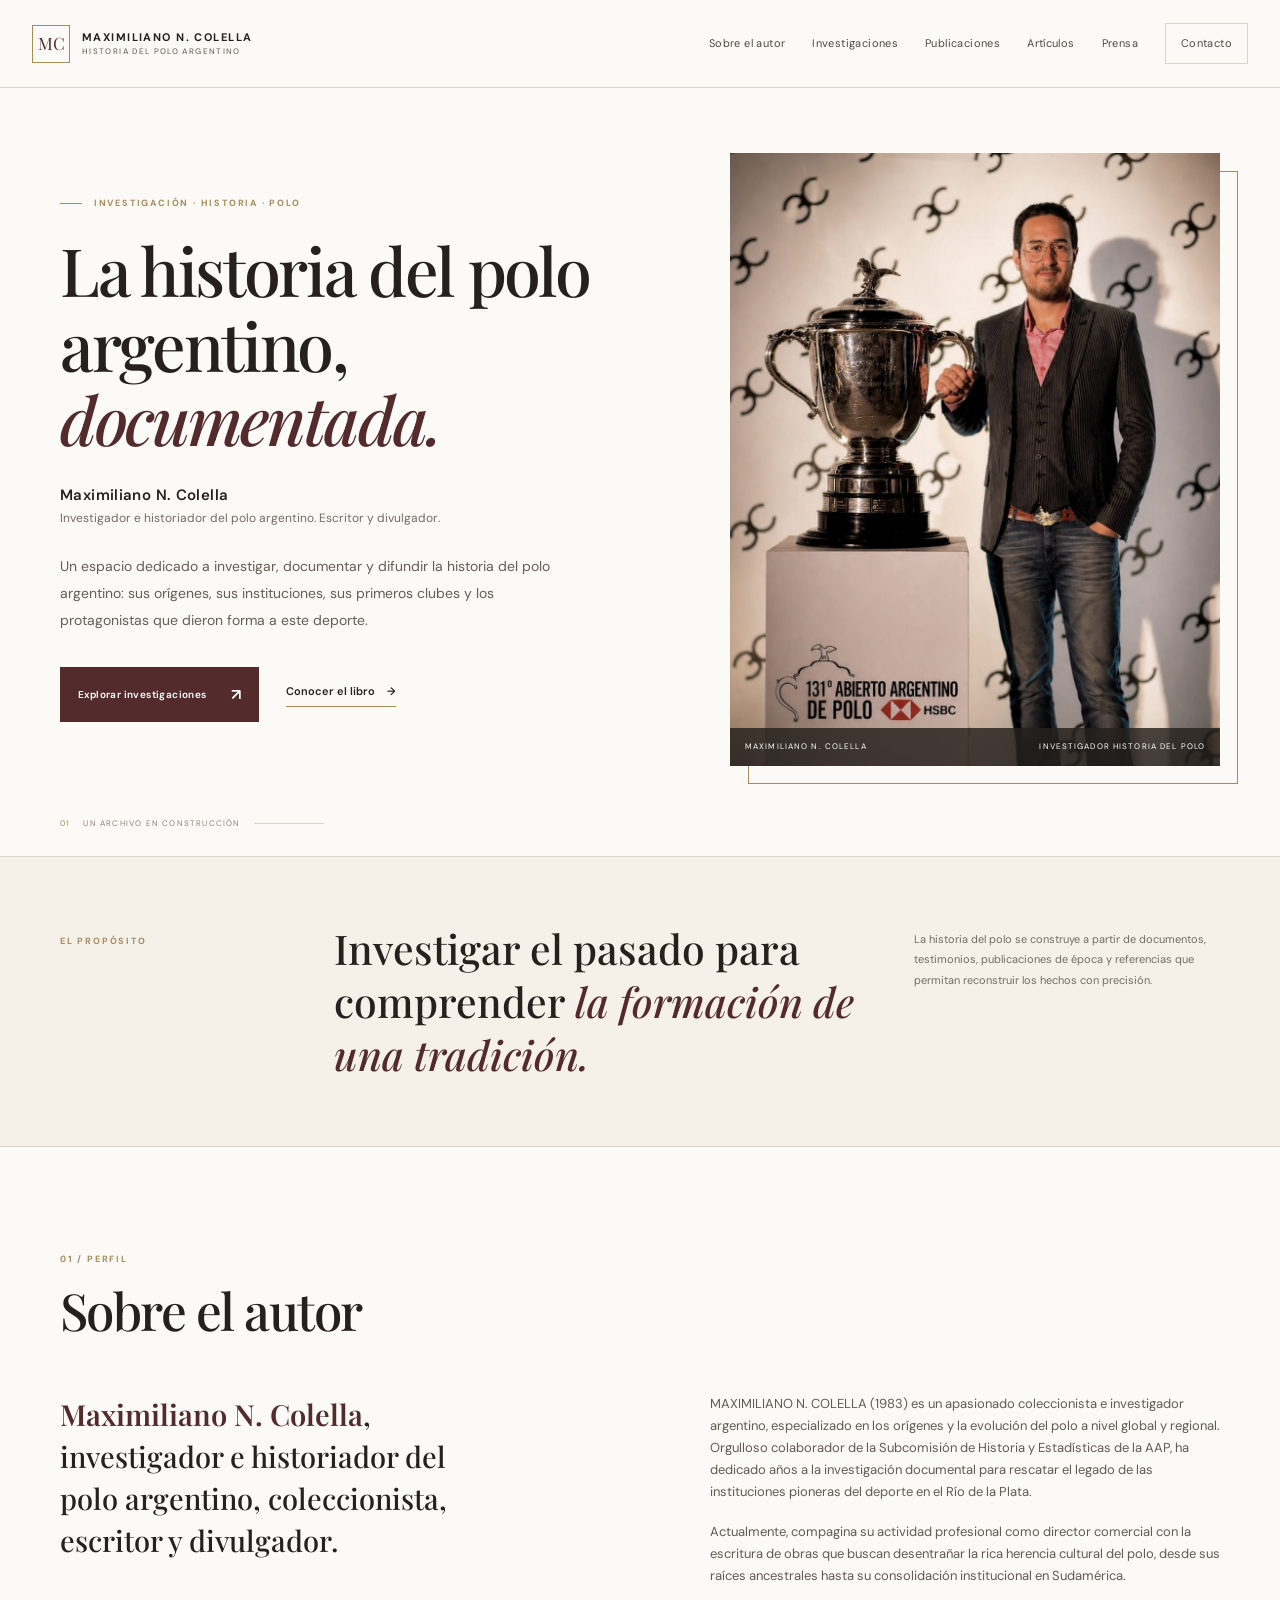
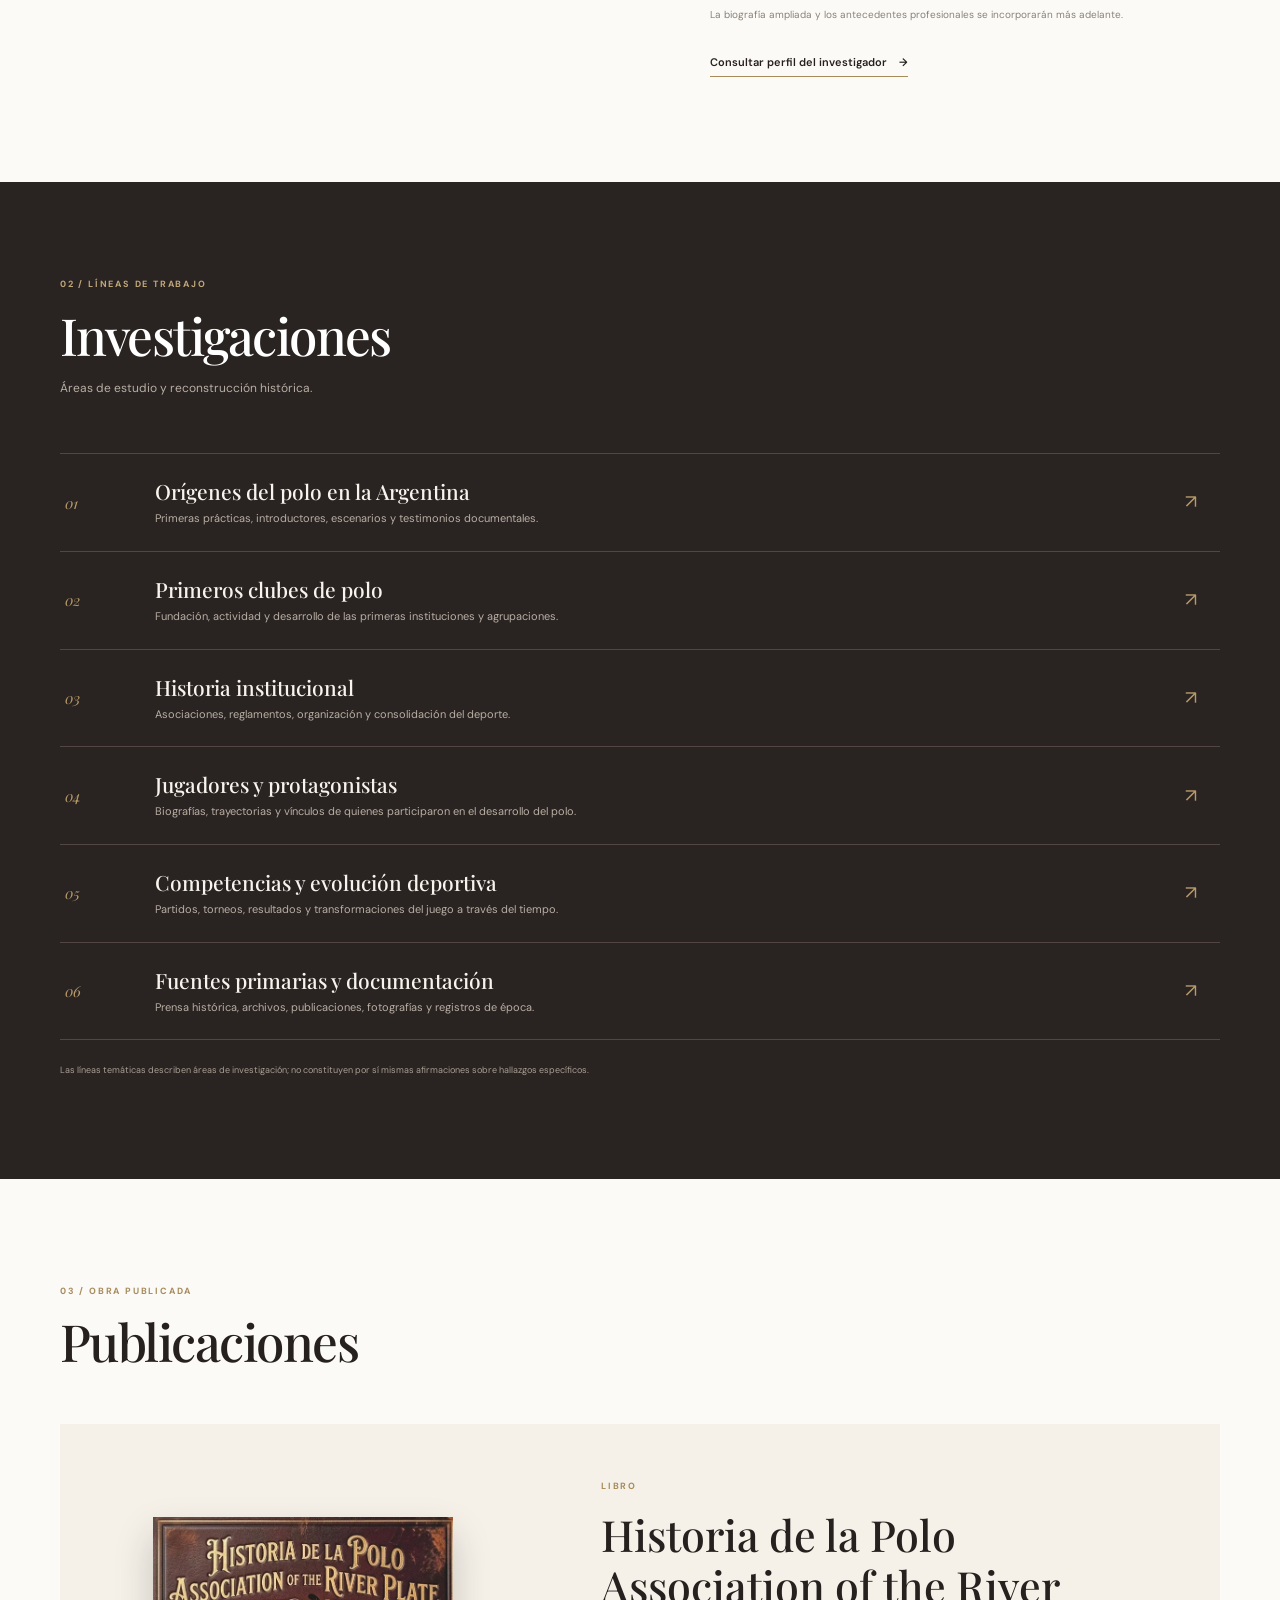
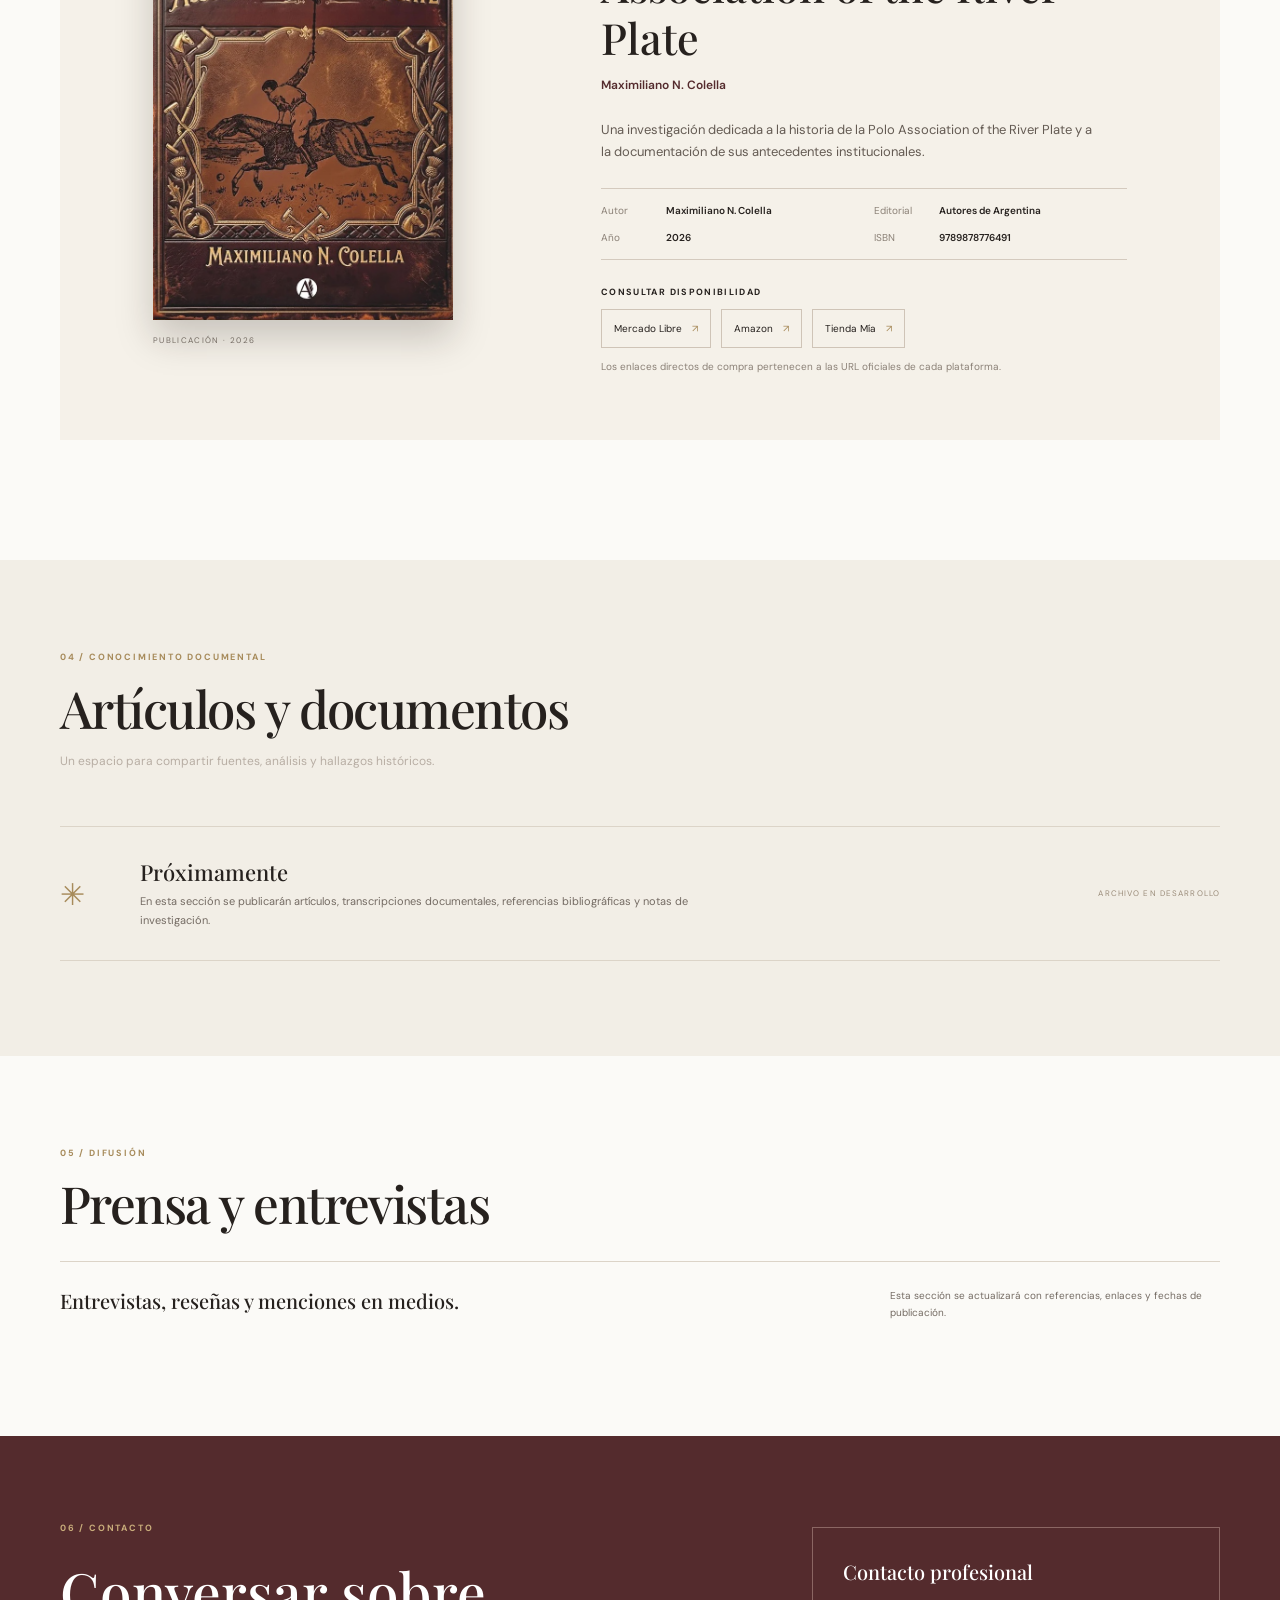
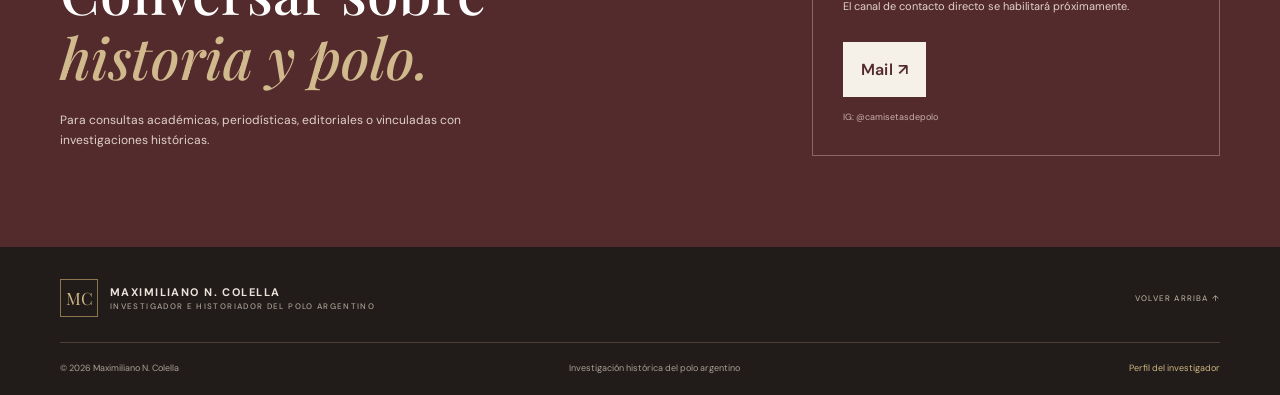
<file: index.html>
<!doctype html>
<html lang="es-AR">
<head>
  <meta charset="utf-8">
  <meta name="viewport" content="width=device-width, initial-scale=1">
  <title>Maximiliano N. Colella | Investigador e historiador del polo argentino</title>
  <meta name="description" content="Sitio oficial de Maximiliano N. Colella, investigador e historiador del polo argentino, escritor y divulgador. Publicaciones e investigaciones sobre la historia del polo.">
  <meta name="author" content="Maximiliano N. Colella">
  <meta name="robots" content="index,follow,max-image-preview:large">
  <meta property="og:type" content="website">
  <meta property="og:locale" content="es_AR">
  <meta property="og:title" content="Maximiliano N. Colella | Historia del polo argentino">
  <meta property="og:description" content="Historical research into the origins, institutions, clubs, and key figures of Argentine polo.">
  <meta property="og:image" content="assets/maximiliano-colella-trofeo.png">
  <meta name="theme-color" content="#f5f1e9">
  <link rel="canonical" href="https://TU-DOMINIO.com.ar/">
  <link rel="icon" href="assets/favicon.svg" type="image/svg+xml">
  <link rel="preconnect" href="https://fonts.googleapis.com">
  <link rel="preconnect" href="https://fonts.gstatic.com" crossorigin>
  <link href="https://fonts.googleapis.com/css2?family=DM+Sans:wght@400;500;600;700&family=Playfair+Display:wght@500;600;700&display=swap" rel="stylesheet">
  <link rel="stylesheet" href="styles.css">
  <script type="application/ld+json">
  {
    "@context":"https://schema.org",
    "@graph":[
      {
        "@type":"Person",
        "@id":"https://TU-DOMINIO.com.ar/#person",
        "name":"Maximiliano N. Colella",
        "jobTitle":"Investigador e historiador del polo argentino; escritor y divulgador",
        "description":"Investigador especializado en la historia del polo argentino.",
        "url":"https://TU-DOMINIO.com.ar/",
        "image":"https://TU-DOMINIO.com.ar/assets/maximiliano-colella-trofeo.png",
        "knowsAbout":["Historia del polo argentino","Origenes del polo en Argentina","Historia institucional del polo","Primeros clubes de polo argentinos"]
      },
      {
        "@type":"Book",
        "@id":"https://TU-DOMINIO.com.ar/#libro-historia-parp",
        "name":"Historia de la Polo Association of the River Plate",
        "author":{"@id":"https://TU-DOMINIO.com.ar/#person"},
        "isbn":"9789878776491",
        "datePublished":"2026",
        "publisher":{"@type":"Organization","name":"Autores de Argentina"},
        "inLanguage":"es"
      },
      {
        "@type":"WebSite",
        "@id":"https://TU-DOMINIO.com.ar/#website",
        "url":"https://TU-DOMINIO.com.ar/",
        "name":"Maximiliano N. Colella",
        "inLanguage":"es-AR",
        "publisher":{"@id":"https://TU-DOMINIO.com.ar/#person"}
      }
    ]
  }
  </script>
</head>
<body>
  <a class="skip-link" href="#contenido">Saltar al contenido</a>
  <header class="site-header">
    <div class="nav-wrap">
      <a class="wordmark" href="#inicio" aria-label="Maximiliano N. Colella, inicio">
        <span class="monogram">MC</span><span class="wordmark-text">MAXIMILIANO N. COLELLA<small>HISTORIA DEL POLO ARGENTINO</small></span>
      </a>
      <button class="menu-toggle" aria-expanded="false" aria-controls="main-nav" aria-label="Abrir menú"><span></span><span></span></button>
      <nav id="main-nav" class="main-nav" aria-label="Navegación principal">
        <a href="#sobre-mi">Sobre el autor</a><a href="#investigaciones">Investigaciones</a><a href="#publicaciones">Publicaciones</a><a href="#articulos">Artículos</a><a href="#prensa">Prensa</a><a href="#contacto" class="nav-contact">Contacto</a>
      </nav>
    </div>
  </header>

  <main id="contenido">
    <section class="hero section-shell" id="inicio">
      <div class="hero-copy">
        <p class="eyebrow"><span></span> INVESTIGACIÓN · HISTORIA · POLO</p>
        <h1>La historia del polo argentino, <em>documentada.</em></h1>
        <p class="hero-name">Maximiliano N. Colella</p>
        <p class="hero-role">Investigador e historiador del polo argentino. Escritor y divulgador.</p>
        <p class="hero-intro">Un espacio dedicado a investigar, documentar y difundir la historia del polo argentino: sus orígenes, sus instituciones, sus primeros clubes y los protagonistas que dieron forma a este deporte.</p>
        <div class="hero-actions"><a class="button button-dark" href="#investigaciones">Explorar investigaciones <span>↗</span></a><a class="text-link" href="#publicaciones">Conocer el libro <span>→</span></a></div>
      </div>
      <figure class="hero-photo">
        <img src="maximilianocolella.png" alt="Maximiliano N. Colella junto al trofeo del Abierto Argentino de Polo" fetchpriority="high">
        <figcaption><span>MAXIMILIANO N. COLELLA</span><span>INVESTIGADOR HISTORIA DEL POLO</span></figcaption>
      </figure>
      <div class="hero-index"><span>01</span><span>UN ARCHIVO EN CONSTRUCCIÓN</span><i></i></div>
    </section>

    <section class="intro-band">
      <div class="section-shell intro-grid">
        <p class="eyebrow">EL PROPÓSITO</p>
        <p class="intro-statement">Investigar el pasado para comprender <em>la formación de una tradición.</em></p>
        <p class="intro-note">La historia del polo se construye a partir de documentos, testimonios, publicaciones de época y referencias que permitan reconstruir los hechos con precisión.</p>
      </div>
    </section>

    <section class="section-shell section-block" id="sobre-mi">
      <div class="section-heading"><p class="eyebrow">01 / PERFIL</p><h2>Sobre el autor</h2></div>
      <div class="about-grid">
        <div class="about-lead"><p class="large-copy"> <strong>Maximiliano N. Colella</strong>, investigador e historiador del polo argentino, coleccionista, escritor y divulgador.</p></div>
        <div class="about-body">
          <p>MAXIMILIANO N. COLELLA (1983) es un apasionado coleccionista e investigador argentino, especializado en los orígenes y la evolución del polo a nivel global y regional. Orgulloso colaborador de la Subcomisión de Historia y Estadísticas de la AAP, ha dedicado años a la investigación documental para rescatar el legado de las instituciones pioneras del deporte en el Río de la Plata.</p>
          <p>Actualmente, compagina su actividad profesional como director comercial con la escritura de obras que buscan desentrañar la rica herencia cultural del polo, desde sus raíces ancestrales hasta su consolidación institucional en Sudamérica.</p>
          <p class="note">La biografía ampliada y los antecedentes profesionales se incorporarán más adelante.</p>
          <a class="text-link" href="investigador.html">Consultar perfil del investigador <span>→</span></a>
        </div>
      </div>
    </section>

    <section class="research-section" id="investigaciones">
      <div class="section-shell section-block">
        <div class="section-heading light-heading"><p class="eyebrow">02 / LÍNEAS DE TRABAJO</p><h2>Investigaciones</h2><p class="heading-note">Áreas de estudio y reconstrucción histórica.</p></div>
        <div class="research-list">
          <article class="research-item"><span class="research-number">01</span><div><h3>Orígenes del polo en la Argentina</h3><p>Primeras prácticas, introductores, escenarios y testimonios documentales.</p></div><span class="research-arrow">↗</span></article>
          <article class="research-item"><span class="research-number">02</span><div><h3>Primeros clubes de polo</h3><p>Fundación, actividad y desarrollo de las primeras instituciones y agrupaciones.</p></div><span class="research-arrow">↗</span></article>
          <article class="research-item"><span class="research-number">03</span><div><h3>Historia institucional</h3><p>Asociaciones, reglamentos, organización y consolidación del deporte.</p></div><span class="research-arrow">↗</span></article>
          <article class="research-item"><span class="research-number">04</span><div><h3>Jugadores y protagonistas</h3><p>Biografías, trayectorias y vínculos de quienes participaron en el desarrollo del polo.</p></div><span class="research-arrow">↗</span></article>
          <article class="research-item"><span class="research-number">05</span><div><h3>Competencias y evolución deportiva</h3><p>Partidos, torneos, resultados y transformaciones del juego a través del tiempo.</p></div><span class="research-arrow">↗</span></article>
          <article class="research-item"><span class="research-number">06</span><div><h3>Fuentes primarias y documentación</h3><p>Prensa histórica, archivos, publicaciones, fotografías y registros de época.</p></div><span class="research-arrow">↗</span></article>
        </div>
        <p class="research-footnote">Las líneas temáticas describen áreas de investigación; no constituyen por sí mismas afirmaciones sobre hallazgos específicos.</p>
      </div>
    </section>

    <section class="section-shell section-block publication-section" id="publicaciones">
      <div class="section-heading"><p class="eyebrow">03 / OBRA PUBLICADA</p><h2>Publicaciones</h2></div>
      <article class="book-feature">
        <div class="book-image-wrap"><img src="historiadelpoloargentino.jpg" alt="Portada del libro Historia de la Polo Association of the River Plate (Historia del Polo Argentino), de Maximiliano N. Colella" loading="lazy"><span class="book-image-caption">PUBLICACIÓN · 2026</span></div>
        <div class="book-info">
          <p class="eyebrow">LIBRO</p>
          <h3>Historia de la Polo Association of the River Plate</h3>
          <p class="book-author">Maximiliano N. Colella</p>
          <p class="book-description">Una investigación dedicada a la historia de la Polo Association of the River Plate y a la documentación de sus antecedentes institucionales.</p>
          <dl class="book-data"><div><dt>Autor</dt><dd>Maximiliano N. Colella</dd></div><div><dt>Editorial</dt><dd>Autores de Argentina</dd></div><div><dt>Año</dt><dd>2026</dd></div><div><dt>ISBN</dt><dd>9789878776491</dd></div></dl>
          <p class="buy-label">Consultar disponibilidad</p>
          <div class="buy-links"><a href="https://meli.la/1xHs2ef" aria-label="Consultar compra en Mercado Libre">Mercado Libre <span>↗</span></a><a href="https://www.amazon.com/dp/987878519X" aria-label="Consultar compra en Amazon">Amazon <span>↗</span></a><a href="https://tiendamia.com.ar/p/amz/987878519x/historia-de-la-polo-association-of-the-river-plate-spanish" aria-label="Consultar compra en Tienda Mía">Tienda Mía <span>↗</span></a></div>
          <p class="note">Los enlaces directos de compra pertenecen a las URL oficiales de cada plataforma.</p>
        </div>
      </article>
    </section>

    <section class="articles-section" id="articulos">
      <div class="section-shell section-block">
        <div class="section-heading"><p class="eyebrow">04 / CONOCIMIENTO DOCUMENTAL</p><h2>Artículos y documentos</h2><p class="heading-note">Un espacio para compartir fuentes, análisis y hallazgos históricos.</p></div>
        <div class="empty-state"><span class="empty-mark">✳</span><div><h3>Próximamente</h3><p>En esta sección se publicarán artículos, transcripciones documentales, referencias bibliográficas y notas de investigación.</p></div><span class="empty-label">ARCHIVO EN DESARROLLO</span></div>
      </div>
    </section>

    <section class="section-shell section-block press-section" id="prensa">
      <div class="section-heading"><p class="eyebrow">05 / DIFUSIÓN</p><h2>Prensa y entrevistas</h2></div>
      <div class="press-placeholder"><p>Entrevistas, reseñas y menciones en medios.</p><span>Esta sección se actualizará con referencias, enlaces y fechas de publicación.</span></div>
    </section>

    <section class="contact-section" id="contacto">
      <div class="section-shell contact-grid">
        <div><p class="eyebrow">06 / CONTACTO</p><h2>Conversar sobre<br><em>historia y polo.</em></h2><p>Para consultas académicas, periodísticas, editoriales o vinculadas con investigaciones históricas.</p></div>
        <div class="contact-card"><p class="contact-card-title">Contacto profesional</p><p>El canal de contacto directo se habilitará próximamente.</p><a class="button button-light" href="mailto:maxicolella@gmail.com"> <span>Mail ↗</span></a><small>IG: @camisetasdepolo</small></div>
      </div>
    </section>
  </main>

  <footer class="site-footer">
    <div class="section-shell footer-top"><a class="wordmark footer-wordmark" href="#inicio"><span class="monogram">MC</span><span class="wordmark-text">MAXIMILIANO N. COLELLA<small>INVESTIGADOR E HISTORIADOR DEL POLO ARGENTINO</small></span></a><a href="#inicio" class="back-top">VOLVER ARRIBA ↑</a></div>
    <div class="section-shell footer-bottom"><span>© <span id="year">2026</span> Maximiliano N. Colella</span><span>Investigación histórica del polo argentino</span><a href="investigador.html">Perfil del investigador</a></div>
  </footer>
  <script src="script.js"></script>
</body>
</html>
</file>
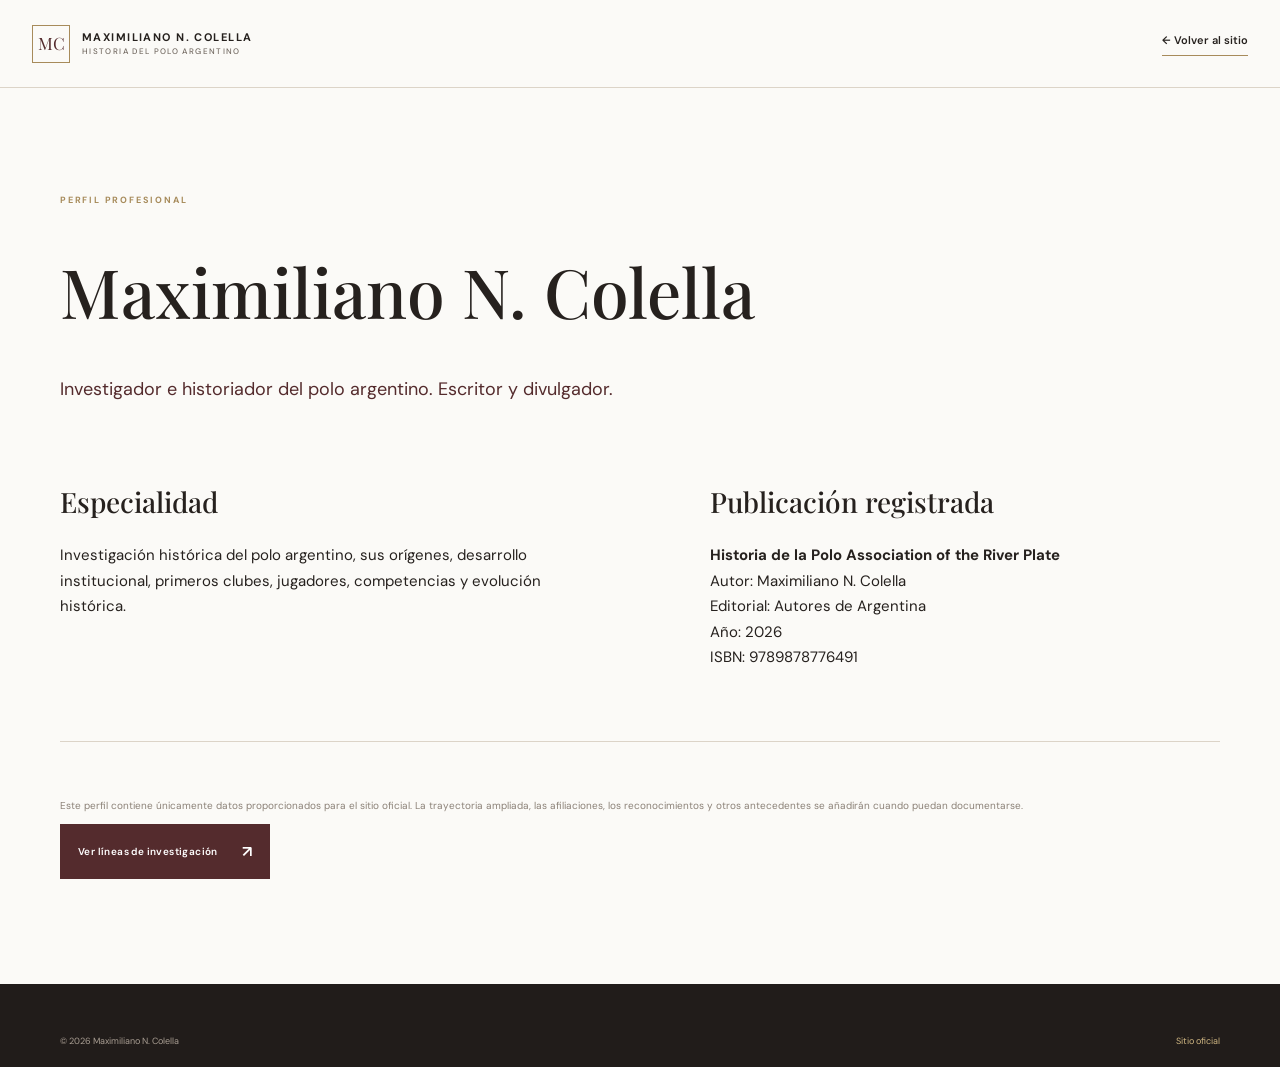
<file: investigador.html>
<!doctype html>
<html lang="es-AR"><head><meta charset="utf-8"><meta name="viewport" content="width=device-width,initial-scale=1"><title>Perfil del investigador | Maximiliano N. Colella</title><meta name="description" content="Perfil profesional de Maximiliano N. Colella, investigador e historiador del polo argentino, escritor y divulgador."><meta name="author" content="Maximiliano N. Colella"><link rel="canonical" href="https://TU-DOMINIO.com.ar/investigador.html"><link rel="stylesheet" href="styles.css"><script type="application/ld+json">{"@context":"https://schema.org","@type":"Person","name":"Maximiliano N. Colella","jobTitle":"Investigador e historiador del polo argentino; escritor y divulgador","url":"https://TU-DOMINIO.com.ar/investigador.html","knowsAbout":["Historia del polo argentino","Historia institucional del polo","Orígenes del polo en Argentina"]}</script></head>
<body><header class="site-header"><div class="nav-wrap"><a class="wordmark" href="index.html"><span class="monogram">MC</span><span class="wordmark-text">MAXIMILIANO N. COLELLA<small>HISTORIA DEL POLO ARGENTINO</small></span></a><a class="text-link" href="index.html">← Volver al sitio</a></div></header><main class="section-shell section-block"><p class="eyebrow">PERFIL PROFESIONAL</p><h1 style="font:500 clamp(42px,6vw,68px)/1.1 var(--serif);max-width:850px">Maximiliano N. Colella</h1><p style="font-size:18px;color:var(--wine)">Investigador e historiador del polo argentino. Escritor y divulgador.</p><div class="about-grid" style="margin-top:55px"><div><h2 style="font:500 28px var(--serif)">Especialidad</h2><p>Investigación histórica del polo argentino, sus orígenes, desarrollo institucional, primeros clubes, jugadores, competencias y evolución histórica.</p></div><div><h2 style="font:500 28px var(--serif)">Publicación registrada</h2><p><strong>Historia de la Polo Association of the River Plate</strong><br>Autor: Maximiliano N. Colella<br>Editorial: Autores de Argentina<br>Año: 2026<br>ISBN: 9789878776491</p></div></div><hr style="border:0;border-top:1px solid var(--line);margin:55px 0"><p class="note">Este perfil contiene únicamente datos proporcionados para el sitio oficial. La trayectoria ampliada, las afiliaciones, los reconocimientos y otros antecedentes se añadirán cuando puedan documentarse.</p><a class="button button-dark" href="index.html#investigaciones">Ver líneas de investigación <span>↗</span></a></main><footer class="site-footer"><div class="section-shell footer-bottom"><span>© 2026 Maximiliano N. Colella</span><a href="index.html">Sitio oficial</a></div></footer></body></html>
</file>
<file: styles.css>
@import url('https://fonts.googleapis.com/css2?family=DM+Sans:wght@400;500;600;700&family=Playfair+Display:ital,wght@0,500;0,600;0,700;1,500;1,600&display=swap');
:root{--paper:#f5f1e9;--white:#fbfaf7;--ink:#26211e;--muted:#746b63;--wine:#542b2d;--gold:#a78b5b;--line:#dcd4c8;--serif:'Playfair Display',Georgia,serif;--sans:'DM Sans',Arial,sans-serif}
*{box-sizing:border-box}html{scroll-behavior:smooth;scroll-padding-top:88px}body{margin:0;background:var(--white);color:var(--ink);font-family:var(--sans);font-size:15px;line-height:1.7;-webkit-font-smoothing:antialiased}a{color:inherit;text-decoration:none}.section-shell{width:min(1160px,calc(100% - 64px));margin-inline:auto}.skip-link{position:absolute;left:-999px;top:10px;background:white;padding:10px;z-index:100}.skip-link:focus{left:10px}.site-header{height:88px;border-bottom:1px solid var(--line);background:rgba(251,250,247,.96);position:sticky;top:0;z-index:20;backdrop-filter:blur(12px)}.nav-wrap{width:min(1320px,calc(100% - 64px));height:100%;margin:auto;display:flex;align-items:center;justify-content:space-between}.wordmark{display:flex;align-items:center;gap:12px}.monogram{width:38px;height:38px;border:1px solid var(--gold);display:grid;place-items:center;color:var(--wine);font-family:var(--serif);font-size:17px}.wordmark-text{font-size:11px;letter-spacing:.13em;font-weight:700;line-height:1.45}.wordmark-text small{display:block;font-size:8px;letter-spacing:.17em;color:var(--muted);font-weight:500}.main-nav{display:flex;align-items:center;gap:27px;font-size:11px;letter-spacing:.035em;color:#514943}.main-nav a{transition:color .2s}.main-nav a:hover,.text-link:hover{color:var(--gold)}.nav-contact{border:1px solid var(--line);padding:10px 15px}.menu-toggle{display:none;background:none;border:0}.hero{min-height:660px;display:grid;grid-template-columns:1.03fr .97fr;align-items:center;gap:8%;padding-top:65px;padding-bottom:90px;position:relative}.eyebrow{font-size:9px;letter-spacing:.2em;font-weight:700;color:var(--gold);margin:0 0 22px}.eyebrow span{display:inline-block;width:22px;height:1px;background:var(--gold);vertical-align:middle;margin-right:8px}.hero h1{font:500 clamp(42px,5.2vw,70px)/1.12 var(--serif);letter-spacing:-.035em;margin:0 0 28px;max-width:620px}.hero h1 em,.intro-statement em,.contact-section h2 em{color:var(--wine);font-weight:500}.hero-name{font:600 15px var(--sans);letter-spacing:.025em;margin:0 0 3px}.hero-role{font-size:12px;color:var(--muted);margin:0 0 25px}.hero-intro{font-size:14px;color:#655d56;max-width:490px;line-height:1.9}.hero-actions{display:flex;align-items:center;gap:27px;margin-top:34px}.button{display:inline-flex;align-items:center;gap:24px;padding:14px 18px;font-size:10px;letter-spacing:.04em;font-weight:600}.button span{font-size:16px}.button-dark{background:var(--wine);color:#fff}.button-dark:hover{background:#3e2022}.text-link{font-size:11px;font-weight:600;border-bottom:1px solid var(--gold);padding-bottom:5px}.text-link span{margin-left:9px}.hero-photo{margin:0;position:relative;max-width:490px;justify-self:end}.hero-photo:before{content:"";position:absolute;inset:18px -18px -18px 18px;border:1px solid var(--gold);z-index:0}.hero-photo img{display:block;width:100%;aspect-ratio:4/5;object-fit:cover;object-position:center 22%;position:relative;z-index:1;filter:saturate(.82)}.hero-photo figcaption{position:absolute;bottom:0;left:0;right:0;z-index:2;background:rgba(38,33,30,.82);color:#fff;padding:12px 15px;display:flex;justify-content:space-between;font-size:8px;letter-spacing:.14em}.hero-index{position:absolute;bottom:25px;left:0;right:0;display:flex;align-items:center;gap:13px;color:#8d8378;font-size:8px;letter-spacing:.15em}.hero-index span:first-child{color:var(--gold)}.hero-index i{height:1px;background:var(--line);width:70px}.intro-band{background:var(--paper);border-block:1px solid var(--line);padding:65px 0}.intro-grid{display:grid;grid-template-columns:.65fr 1.5fr .85fr;gap:40px;align-items:start}.intro-grid .eyebrow{margin-top:12px}.intro-statement{font:500 clamp(26px,3.2vw,42px)/1.3 var(--serif);margin:0;max-width:600px}.intro-note{font-size:11px;line-height:1.9;color:var(--muted);margin:7px 0 0}.section-block{padding-top:105px;padding-bottom:105px}.section-heading{margin-bottom:55px}.section-heading h2{font:500 clamp(37px,4vw,52px)/1.1 var(--serif);letter-spacing:-.03em;margin:0}.section-heading .eyebrow{margin-bottom:14px}.about-grid{display:grid;grid-template-columns:1fr 1fr;gap:12%}.large-copy{font:500 29px/1.45 var(--serif);margin:0;max-width:450px}.large-copy strong{color:var(--wine);font-weight:600}.about-body{max-width:510px;color:#625a53;font-size:13px}.about-body p{margin:0 0 18px}.about-body .note,.note{font-size:10px;color:#8b8177;line-height:1.7}.about-body .text-link{display:inline-block;margin-top:12px;color:var(--ink)}.research-section{background:#292321;color:#f8f4ed}.research-section .section-block{padding-top:95px;padding-bottom:100px}.light-heading .eyebrow{color:#c0a879}.light-heading h2{color:#fff}.heading-note{color:#b8aea4;font-size:12px;margin:15px 0 0}.research-list{border-top:1px solid #514641}.research-item{display:grid;grid-template-columns:70px 1fr 30px;gap:20px;align-items:center;padding:23px 5px;border-bottom:1px solid #514641}.research-number{font:italic 15px var(--serif);color:#b69a6a}.research-item h3{font:500 21px var(--serif);margin:0 0 4px}.research-item p{font-size:11px;color:#b8aea4;margin:0}.research-arrow{color:#b69a6a;font-size:19px}.research-footnote{font-size:9px;color:#a99e93;margin:23px 0 0}.publication-section{padding-bottom:120px}.book-feature{display:grid;grid-template-columns:.8fr 1.2fr;gap:10%;align-items:center;background:var(--paper);padding:55px 8%}.book-image-wrap{max-width:300px;position:relative}.book-image-wrap img{width:100%;display:block;box-shadow:0 18px 35px #21191435}.book-image-caption{display:block;font-size:8px;letter-spacing:.17em;color:var(--muted);margin-top:14px}.book-info .eyebrow{margin-bottom:14px}.book-info h3{font:500 clamp(29px,3.4vw,43px)/1.2 var(--serif);margin:0 0 12px;max-width:530px}.book-author{font-size:12px;color:var(--wine);font-weight:600;margin:0 0 23px}.book-description{font-size:13px;color:#645b53;max-width:500px}.book-data{border-top:1px solid #d4cabe;border-bottom:1px solid #d4cabe;margin:25px 0;padding:13px 0;display:grid;grid-template-columns:1fr 1fr;gap:10px 20px}.book-data div{display:flex;gap:10px;font-size:10px}.book-data dt{color:#8b8177;min-width:55px}.book-data dd{margin:0;font-weight:600}.buy-label{font-size:9px;letter-spacing:.15em;text-transform:uppercase;font-weight:700}.buy-links{display:flex;flex-wrap:wrap;gap:10px}.buy-links a{border:1px solid #cfc4b7;padding:10px 12px;font-size:10px}.buy-links a:hover{background:var(--wine);color:white;border-color:var(--wine)}.buy-links span{color:var(--gold);margin-left:7px}.articles-section{background:#f2eee6}.articles-section .section-block{padding-top:90px;padding-bottom:95px}.empty-state{border-top:1px solid var(--line);border-bottom:1px solid var(--line);padding:30px 0;display:grid;grid-template-columns:60px 1fr auto;gap:20px;align-items:center}.empty-mark{font:30px var(--serif);color:var(--gold)}.empty-state h3{font:500 22px var(--serif);margin:0 0 5px}.empty-state p{font-size:11px;color:var(--muted);max-width:600px;margin:0}.empty-label{font-size:8px;letter-spacing:.14em;color:#9b8c7a}.press-section{padding-top:90px;padding-bottom:90px}.press-section .section-heading{margin-bottom:30px}.press-placeholder{border-top:1px solid var(--line);padding:25px 0;display:flex;justify-content:space-between;gap:20px}.press-placeholder p{font:500 20px var(--serif);margin:0}.press-placeholder span{font-size:10px;color:var(--muted);max-width:330px}.contact-section{background:var(--wine);color:#fff;padding:85px 0}.contact-grid{display:grid;grid-template-columns:1.2fr .8fr;gap:12%;align-items:center}.contact-section .eyebrow{color:#c9ad7b}.contact-section h2{font:500 clamp(38px,4.5vw,57px)/1.15 var(--serif);margin:0 0 20px}.contact-section h2 em{color:#d1b98e}.contact-section>div>div>p:last-child{color:#dfd2c9;font-size:12px;max-width:410px}.contact-card{border:1px solid #8b6663;padding:30px}.contact-card-title{font:500 20px var(--serif);margin:0 0 12px}.contact-card p:nth-child(2){font-size:11px;color:#e0d3cb}.button-light{background:var(--paper);color:var(--wine);margin-top:15px}.contact-card small{display:block;color:#c8b2ad;font-size:9px;margin-top:13px}.site-footer{background:#211c1a;color:#eae3d9;padding:32px 0 18px}.footer-top{display:flex;align-items:center;justify-content:space-between;padding-bottom:25px;border-bottom:1px solid #4b403a}.footer-wordmark .monogram{color:#d0b783;border-color:#8e7650}.footer-wordmark .wordmark-text small{color:#a99e93}.back-top{font-size:8px;letter-spacing:.15em;color:#c7bba9}.footer-bottom{display:flex;justify-content:space-between;gap:15px;padding-top:18px;color:#a99e93;font-size:9px}.footer-bottom a{color:#d0b783}
@media(max-width:900px){.main-nav{gap:14px}.main-nav a{font-size:10px}.hero{gap:5%}.book-feature{gap:7%;padding:45px 6%}.section-shell{width:min(100% - 48px,1160px)}}
@media(max-width:700px){.site-header{height:72px}.nav-wrap{width:calc(100% - 38px)}.menu-toggle{display:flex;flex-direction:column;gap:5px;padding:10px}.menu-toggle span{width:22px;height:1px;background:var(--ink)}.main-nav{display:none;position:absolute;top:72px;left:0;right:0;background:var(--white);padding:18px 24px 25px;border-bottom:1px solid var(--line);flex-direction:column;align-items:stretch;gap:0}.main-nav.open{display:flex}.main-nav a{padding:12px 0;border-bottom:1px solid var(--line);font-size:12px}.main-nav .nav-contact{border:0;padding:12px 0}.section-shell{width:calc(100% - 40px)}.hero{display:flex;flex-direction:column;align-items:stretch;gap:42px;padding-top:65px;padding-bottom:85px}.hero h1{font-size:46px}.hero-photo{width:82%;max-width:420px;align-self:center;margin-right:12px}.hero-photo figcaption{font-size:7px}.hero-index{bottom:25px}.hero-actions{gap:18px;flex-wrap:wrap}.intro-band{padding:48px 0}.intro-grid{grid-template-columns:1fr;gap:12px}.intro-grid .eyebrow{margin:0}.intro-statement{font-size:32px}.intro-note{max-width:450px}.section-block{padding-top:75px;padding-bottom:75px}.section-heading{margin-bottom:35px}.about-grid{grid-template-columns:1fr;gap:24px}.large-copy{font-size:26px}.research-section .section-block{padding-top:75px;padding-bottom:75px}.research-item{grid-template-columns:35px 1fr 20px;gap:12px;padding:19px 0}.research-item h3{font-size:18px}.research-item p{font-size:10px}.book-feature{grid-template-columns:1fr;gap:35px;padding:30px 24px}.book-image-wrap{width:75%;max-width:260px;margin:auto}.book-info h3{font-size:34px}.book-data{grid-template-columns:1fr}.empty-state{grid-template-columns:35px 1fr}.empty-label{grid-column:2}.press-placeholder{display:block}.press-placeholder span{display:block;margin-top:12px}.contact-grid{grid-template-columns:1fr;gap:30px}.contact-section{padding:70px 0}.contact-card{padding:24px}.footer-top{align-items:flex-start;gap:20px}.footer-bottom{flex-direction:column;gap:8px}.wordmark-text{font-size:10px}.wordmark-text small{font-size:7px}}
@media(prefers-reduced-motion:reduce){html{scroll-behavior:auto}*,*::before,*::after{animation-duration:.01ms!important;transition-duration:.01ms!important}}
</file>
